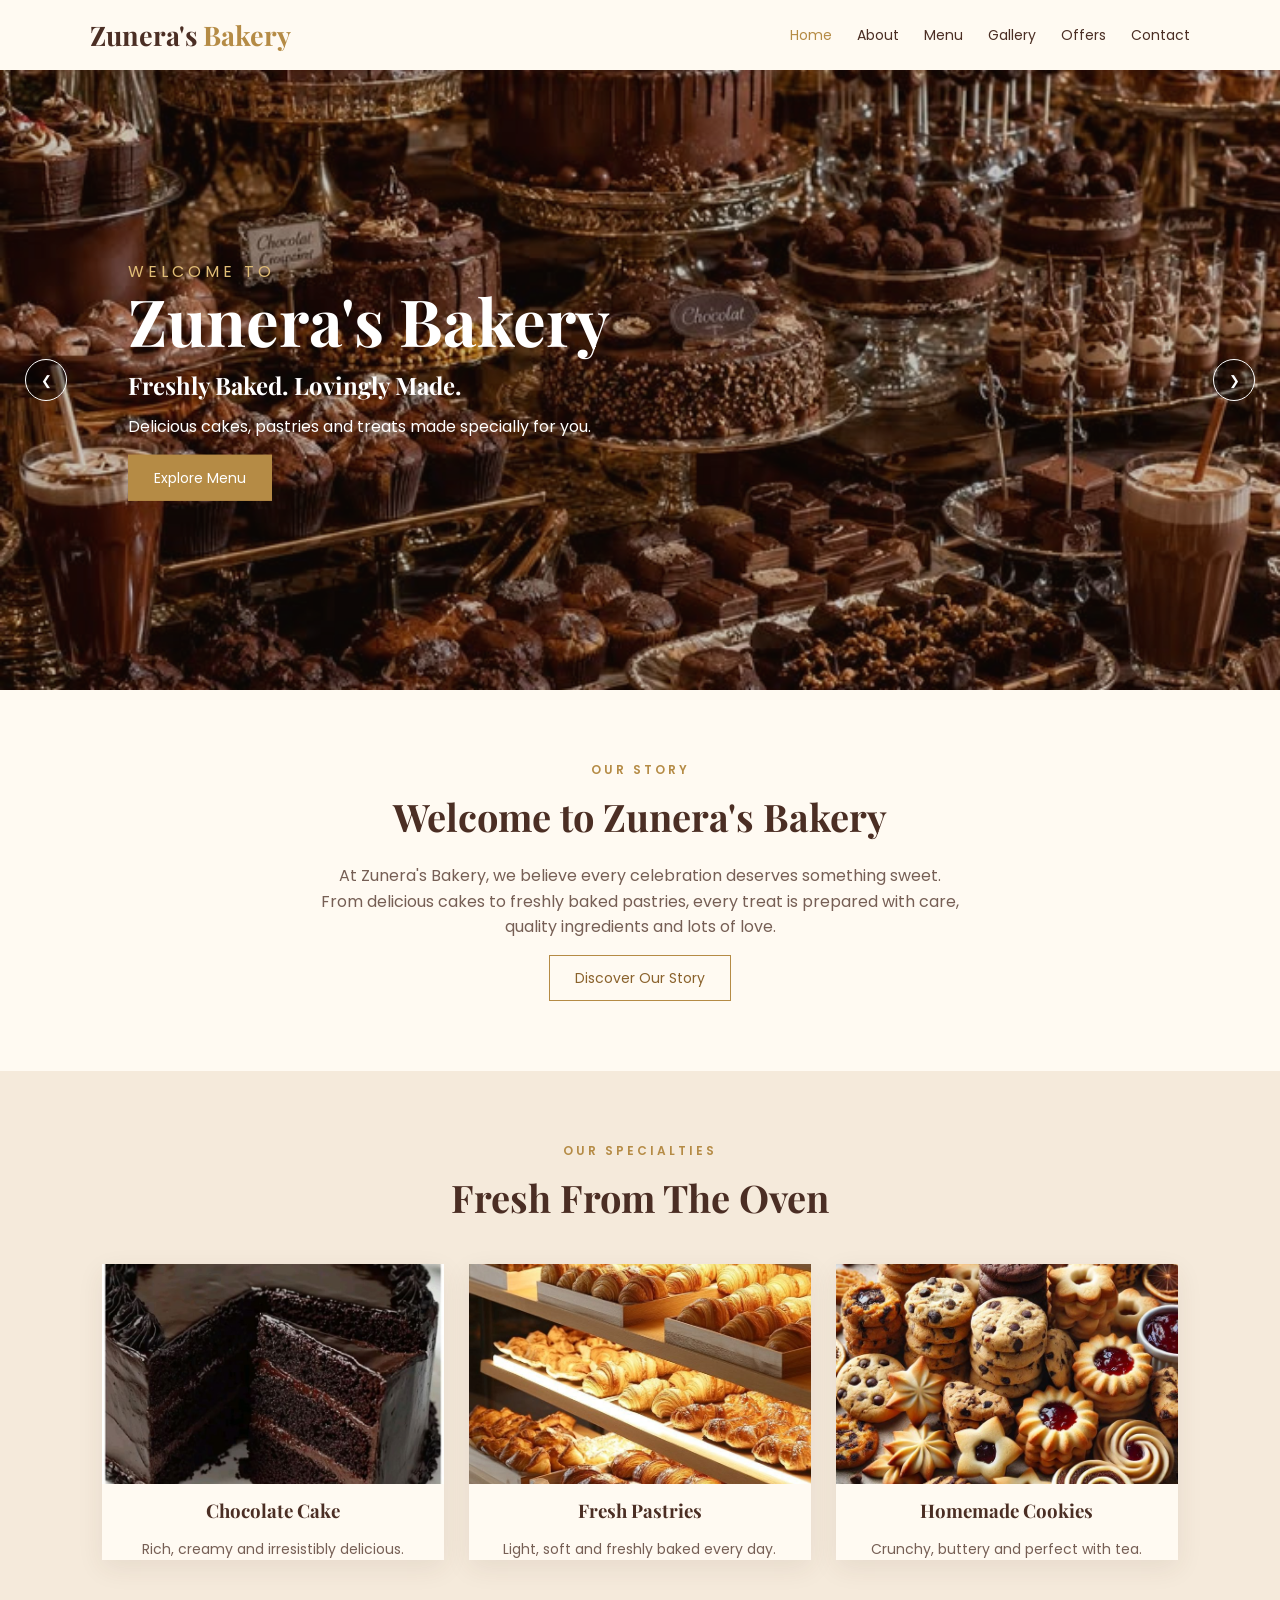
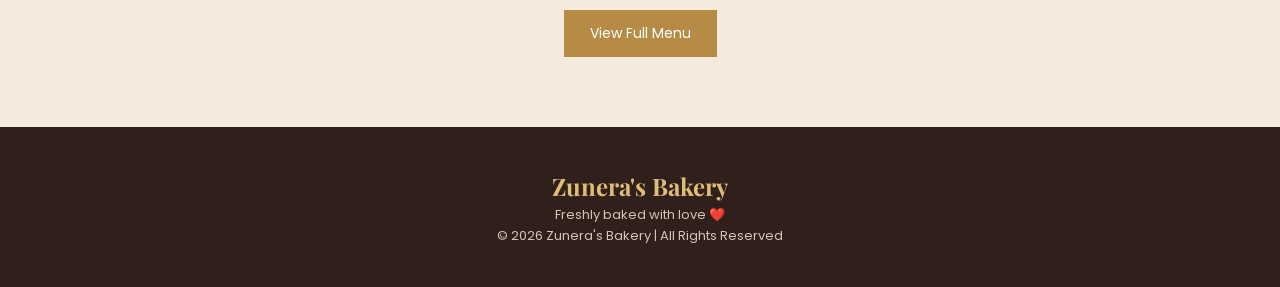
<file: Zunera's Bakery/index.html>
<!DOCTYPE html>
<html lang="en">
<head>
    <meta charset="UTF-8">
    <meta name="viewport" content="width=device-width, initial-scale=1.0">
    <title>Zunera's Bakery | Home</title>

    <!-- Elegant Google Font -->
    <link rel="preconnect" href="https://fonts.googleapis.com">
    <link rel="preconnect" href="https://fonts.gstatic.com" crossorigin>
    <link href="https://fonts.googleapis.com/css2?family=Playfair+Display:wght@500;600;700&family=Poppins:wght@300;400;500;600&display=swap" rel="stylesheet">

    <!-- CSS -->
    <link rel="stylesheet" href="style.css">
</head>

<body>

<!-- Navigation Bar -->
<header>
    <nav class="navbar">
        <div class="logo">Zunera's <span>Bakery</span></div>

        <ul class="nav-links">
            <li><a href="index.html" class="active">Home</a></li>
            <li><a href="about.html">About</a></li>
            <li><a href="menu.html">Menu</a></li>
            <li><a href="gallery.html">Gallery</a></li>
            <li><a href="offers.html">Offers</a></li>
            <li><a href="contact.html">Contact</a></li>
        </ul>
    </nav>
</header>


<!-- Hero / Image Slider -->
<section class="hero">

    <div class="slide active">
        <img src="images/cake.jpg" alt="Delicious Chocolate Cake">
        <div class="hero-text">
            <p>WELCOME TO</p>
            <h1>Zunera's Bakery</h1>
            <h2>Freshly Baked. Lovingly Made.</h2>
            <p>Delicious cakes, pastries and treats made specially for you.</p>
            <a href="menu.html" class="btn">Explore Menu</a>
        </div>
    </div>

    <div class="slide">
        <img src="images/pastry.jpg" alt="Fresh Bakery Pastries">
        <div class="hero-text">
            <p>BAKED WITH LOVE</p>
            <h1>Sweet Moments</h1>
            <h2>Made Extra Special</h2>
            <a href="menu.html" class="btn">View Our Menu</a>
        </div>
    </div>

    <div class="slide">
        <img src="images/bakery.jpg" alt="Elegant Bakery">
        <div class="hero-text">
            <p>YOUR HAPPY PLACE</p>
            <h1>A Taste of Happiness</h1>
            <h2>Every Bite Tells a Story</h2>
            <a href="contact.html" class="btn">Visit Us</a>
        </div>
    </div>

    <!-- Slider Buttons -->
    <button class="prev" onclick="changeSlide(-1)">❮</button>
    <button class="next" onclick="changeSlide(1)">❯</button>

</section>


<!-- Welcome Section -->
<section class="welcome">
    <p class="subtitle">OUR STORY</p>
    <h2>Welcome to Zunera's Bakery</h2>

    <p>
        At Zunera's Bakery, we believe every celebration deserves
        something sweet. From delicious cakes to freshly baked pastries,
        every treat is prepared with care, quality ingredients and lots of love.
    </p>

    <a href="about.html" class="outline-btn">Discover Our Story</a>
</section>


<!-- Featured Products -->
<section class="featured">

    <p class="subtitle">OUR SPECIALTIES</p>
    <h2>Fresh From The Oven</h2>

    <div class="product-container">

        <div class="product-card">
            <img src="images/chococake.jpg" alt="Chocolate Cake">
            <h3>Chocolate Cake</h3>
            <p>Rich, creamy and irresistibly delicious.</p>
        </div>

        <div class="product-card">
            <img src="images/pastry.jpg" alt="Fresh Pastry">
            <h3>Fresh Pastries</h3>
            <p>Light, soft and freshly baked every day.</p>
        </div>

        <div class="product-card">
            <img src="images/cookies.jpg" alt="Cookies">
            <h3>Homemade Cookies</h3>
            <p>Crunchy, buttery and perfect with tea.</p>
        </div>

    </div>

    <a href="menu.html" class="btn dark-btn">View Full Menu</a>

</section>


<!-- Footer -->
<footer>
    <h2>Zunera's Bakery</h2>
    <p>Freshly baked with love ❤️</p>
    <p>© 2026 Zunera's Bakery | All Rights Reserved</p>
</footer>


<!-- JavaScript -->
<script src="script.js"></script>

</body>
</html>
</file>
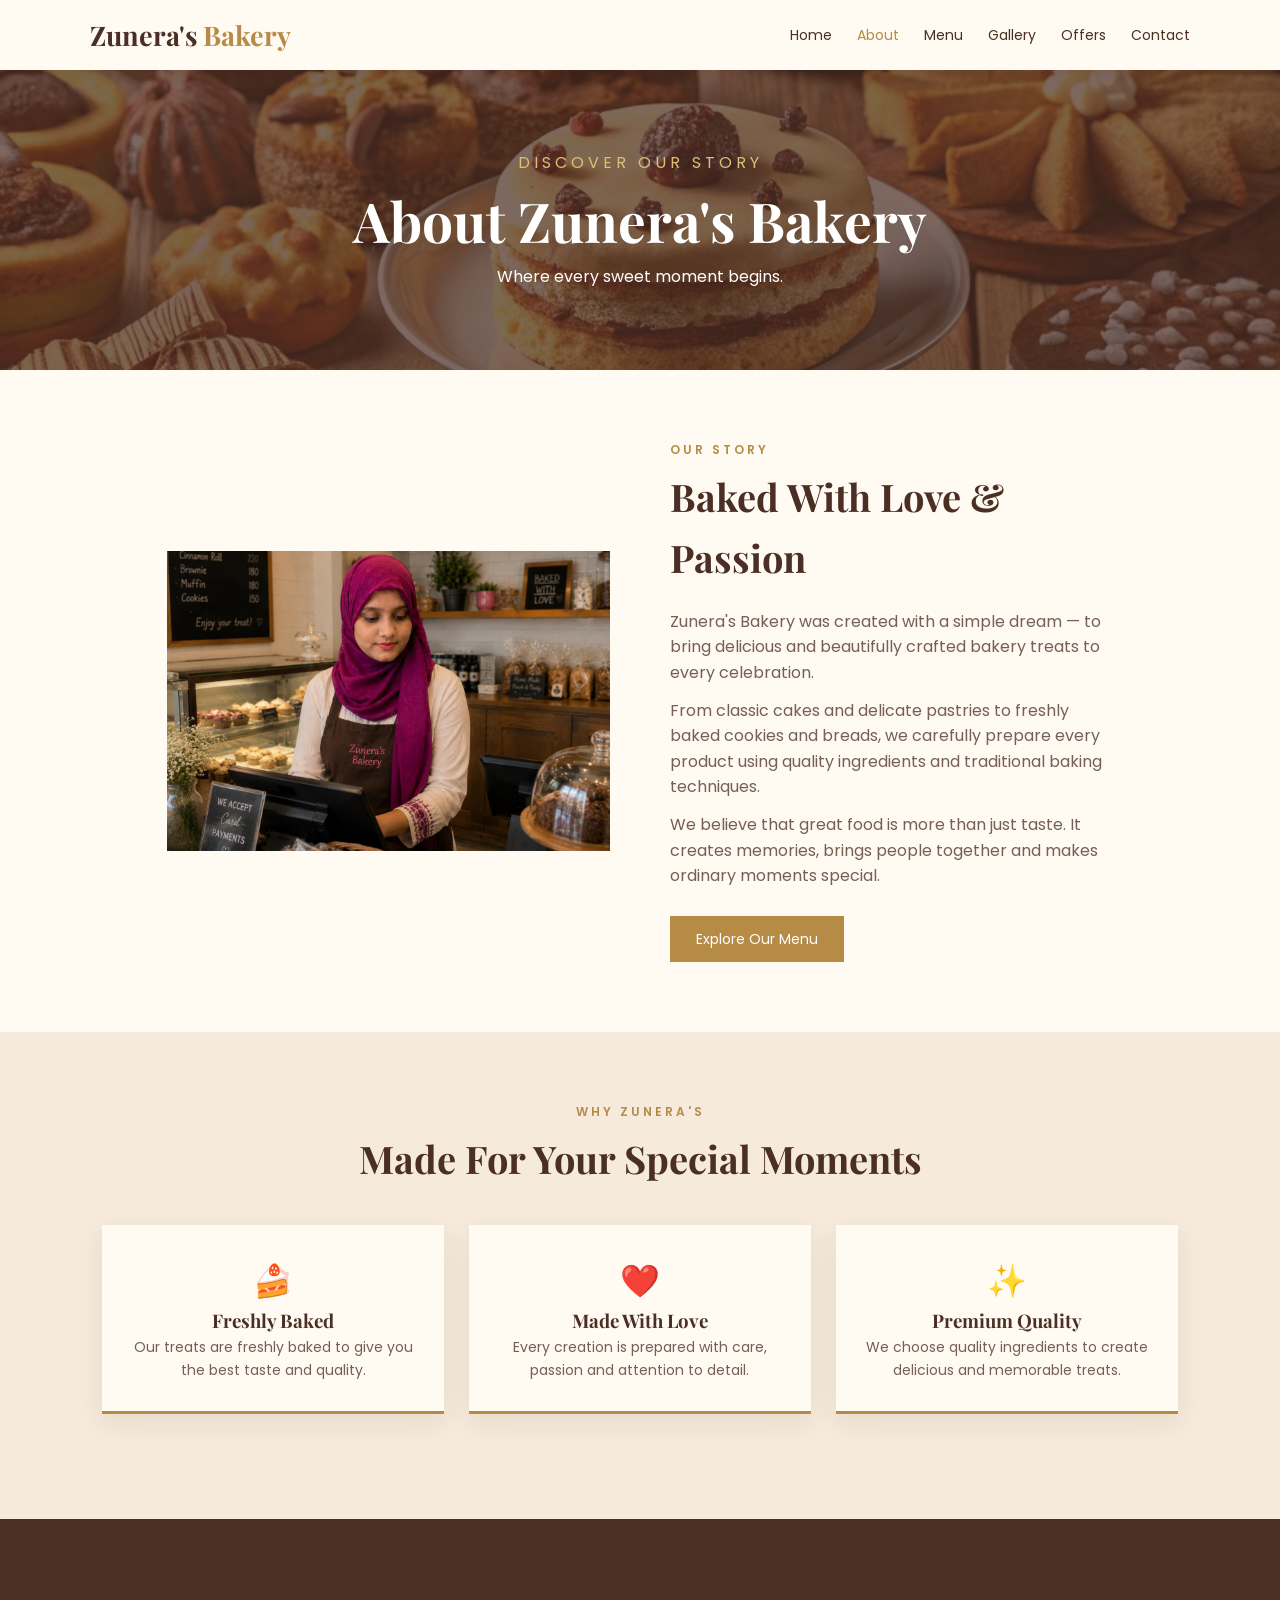
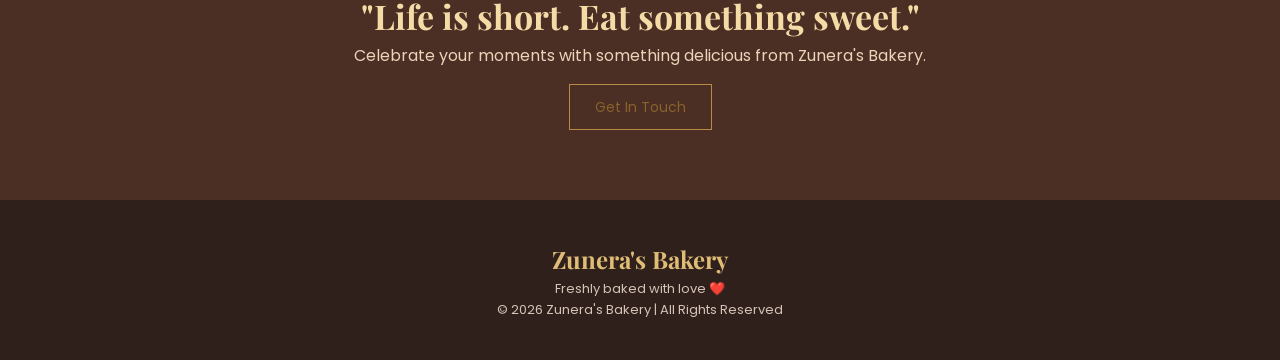
<file: Zunera's Bakery/about.html>
<!DOCTYPE html>
<html lang="en">
<head>
    <meta charset="UTF-8">
    <meta name="viewport" content="width=device-width, initial-scale=1.0">

    <title>About Us | Zunera's Bakery</title>

    <!-- Google Fonts -->
    <link rel="preconnect" href="https://fonts.googleapis.com">
    <link rel="preconnect" href="https://fonts.gstatic.com" crossorigin>
    <link href="https://fonts.googleapis.com/css2?family=Playfair+Display:wght@500;600;700&family=Poppins:wght@300;400;500;600&display=swap" rel="stylesheet">

    <!-- CSS -->
    <link rel="stylesheet" href="style.css">
</head>

<body>

<!-- Navigation Bar -->
<header>
    <nav class="navbar">

        <div class="logo">
            Zunera's <span>Bakery</span>
        </div>

        <ul class="nav-links">
            <li><a href="index.html">Home</a></li>
            <li><a href="about.html" class="active">About</a></li>
            <li><a href="menu.html">Menu</a></li>
            <li><a href="gallery.html">Gallery</a></li>
            <li><a href="offers.html">Offers</a></li>
            <li><a href="contact.html">Contact</a></li>
        </ul>

    </nav>
</header>


<!-- Page Banner -->
<section class="page-banner">

    <div>
        <p>DISCOVER OUR STORY</p>
        <h1>About Zunera's Bakery</h1>
        <span>Where every sweet moment begins.</span>
    </div>

</section>


<!-- About Section -->
<section class="about-section">

    <div class="about-image">
        <img src="images/about.jpeg" alt="Zunera's Bakery">
    </div>

    <div class="about-content">

        <p class="subtitle">OUR STORY</p>

        <h2>Baked With Love & Passion</h2>

        <p>
            Zunera's Bakery was created with a simple dream —
            to bring delicious and beautifully crafted bakery treats
            to every celebration.
        </p>

        <p>
            From classic cakes and delicate pastries to freshly baked
            cookies and breads, we carefully prepare every product
            using quality ingredients and traditional baking techniques.
        </p>

        <p>
            We believe that great food is more than just taste.
            It creates memories, brings people together and makes
            ordinary moments special.
        </p>

        <a href="menu.html" class="btn">Explore Our Menu</a>

    </div>

</section>


<!-- Why Choose Us -->
<section class="why-us">

    <p class="subtitle">WHY ZUNERA'S</p>

    <h2>Made For Your Special Moments</h2>

    <div class="features">

        <div class="feature-card">
            <div class="icon">🍰</div>
            <h3>Freshly Baked</h3>
            <p>
                Our treats are freshly baked to give you
                the best taste and quality.
            </p>
        </div>

        <div class="feature-card">
            <div class="icon">❤️</div>
            <h3>Made With Love</h3>
            <p>
                Every creation is prepared with care,
                passion and attention to detail.
            </p>
        </div>

        <div class="feature-card">
            <div class="icon">✨</div>
            <h3>Premium Quality</h3>
            <p>
                We choose quality ingredients to create
                delicious and memorable treats.
            </p>
        </div>

    </div>

</section>


<!-- Quote Section -->
<section class="quote">

    <h2>"Life is short. Eat something sweet."</h2>

    <p>
        Celebrate your moments with something delicious
        from Zunera's Bakery.
    </p>

    <a href="contact.html" class="outline-btn">Get In Touch</a>

</section>


<!-- Footer -->
<footer>

    <h2>Zunera's Bakery</h2>

    <p>Freshly baked with love ❤️</p>

    <p>
        © 2026 Zunera's Bakery | All Rights Reserved
    </p>

</footer>

</body>
</html>
</file>
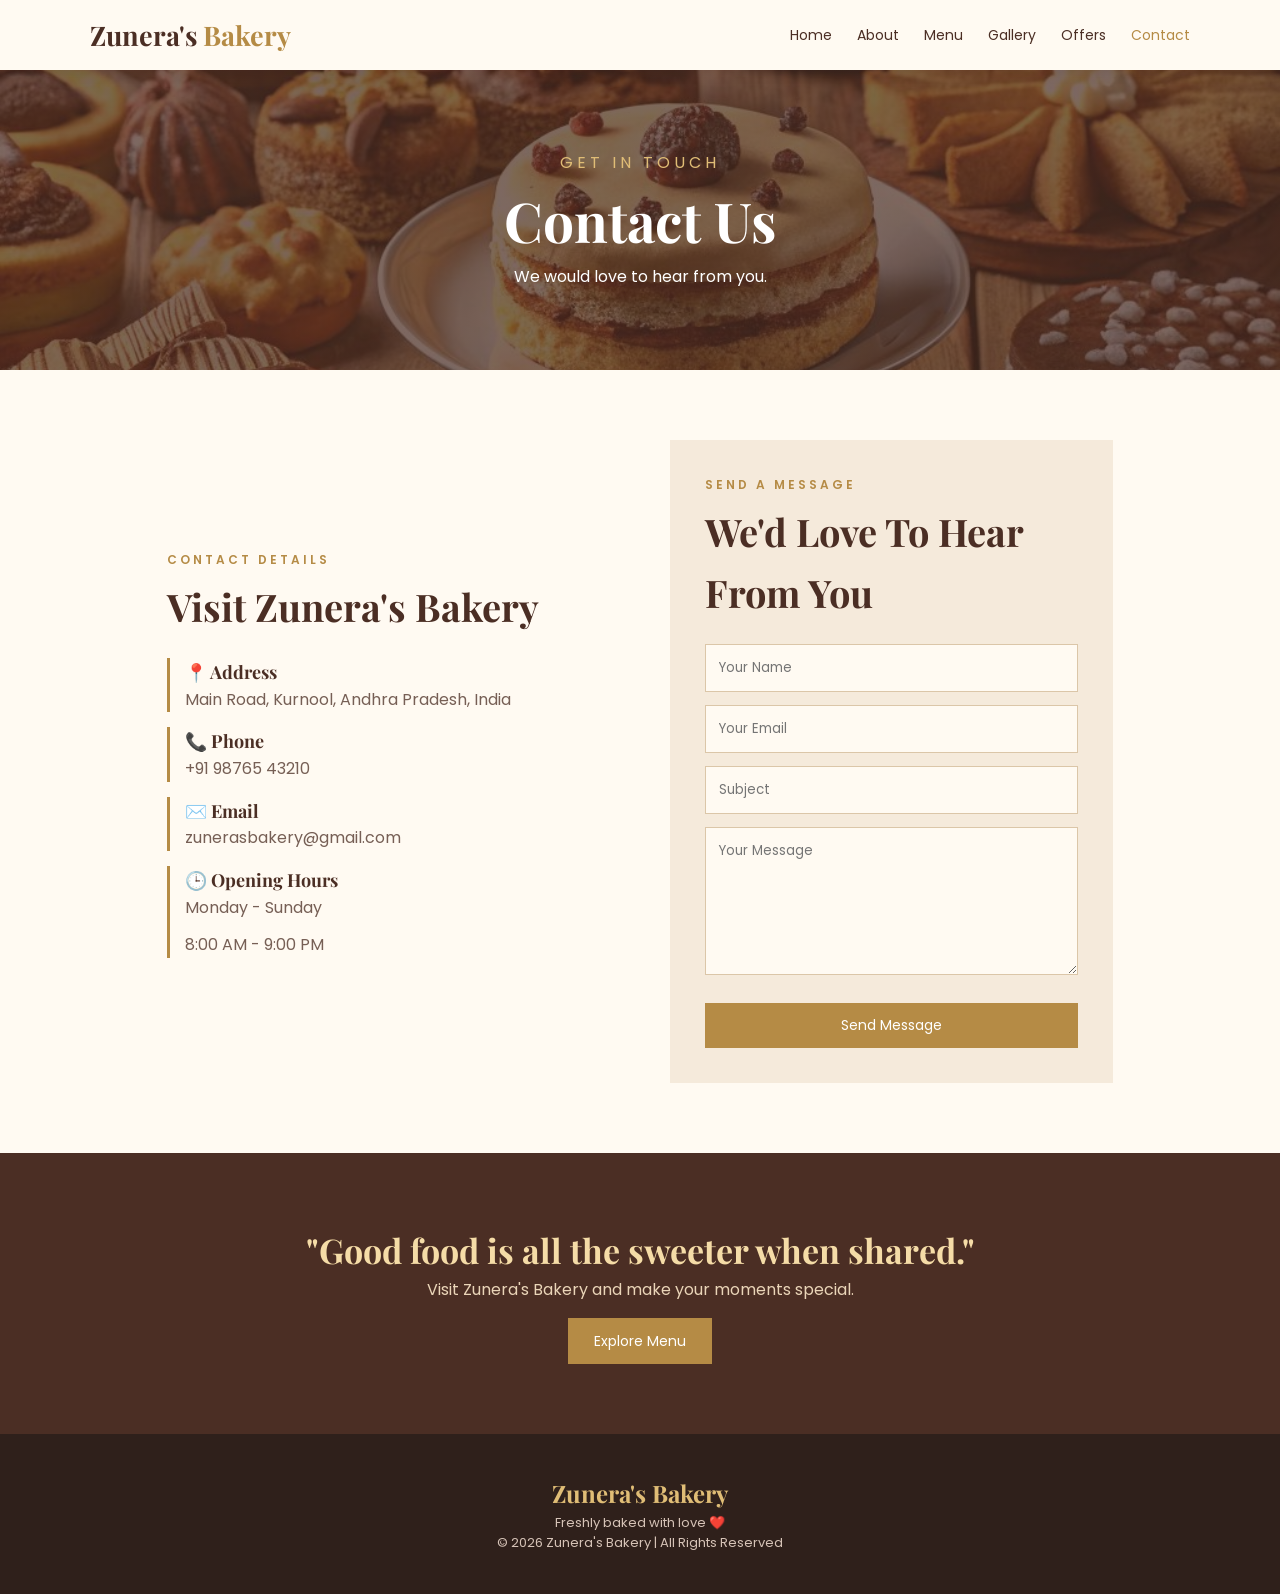
<file: Zunera's Bakery/contact.html>
<!DOCTYPE html>
<html lang="en">
<head>
    <meta charset="UTF-8">
    <meta name="viewport" content="width=device-width, initial-scale=1.0">

    <title>Contact Us | Zunera's Bakery</title>

    <!-- Google Fonts -->
    <link rel="preconnect" href="https://fonts.googleapis.com">
    <link rel="preconnect" href="https://fonts.gstatic.com" crossorigin>
    <link href="https://fonts.googleapis.com/css2?family=Playfair+Display:wght@500;600;700&family=Poppins:wght@300;400;500;600&display=swap" rel="stylesheet">

    <!-- CSS -->
    <link rel="stylesheet" href="style.css">
</head>

<body>

<!-- Navigation Bar -->
<header>
    <nav class="navbar">

        <div class="logo">
            Zunera's <span>Bakery</span>
        </div>

        <ul class="nav-links">
            <li><a href="index.html">Home</a></li>
            <li><a href="about.html">About</a></li>
            <li><a href="menu.html">Menu</a></li>
            <li><a href="gallery.html">Gallery</a></li>
            <li><a href="offers.html">Offers</a></li>
            <li><a href="contact.html" class="active">Contact</a></li>
        </ul>

    </nav>
</header>


<!-- Page Banner -->
<section class="page-banner">

    <div>
        <p>GET IN TOUCH</p>
        <h1>Contact Us</h1>
        <span>We would love to hear from you.</span>
    </div>

</section>


<!-- Contact Section -->
<section class="contact-section">

    <!-- Contact Information -->
    <div class="contact-info">

        <p class="subtitle">CONTACT DETAILS</p>

        <h2>Visit Zunera's Bakery</h2>

        <div class="info-box">
            <h3>📍 Address</h3>
            <p>Main Road, Kurnool, Andhra Pradesh, India</p>
        </div>

        <div class="info-box">
            <h3>📞 Phone</h3>
            <p>+91 98765 43210</p>
        </div>

        <div class="info-box">
            <h3>✉️ Email</h3>
            <p>zunerasbakery@gmail.com</p>
        </div>

        <div class="info-box">
            <h3>🕒 Opening Hours</h3>
            <p>Monday - Sunday</p>
            <p>8:00 AM - 9:00 PM</p>
        </div>

    </div>


    <!-- Contact Form -->
    <div class="contact-form">

        <p class="subtitle">SEND A MESSAGE</p>

        <h2>We'd Love To Hear From You</h2>

        <form>

            <input type="text" placeholder="Your Name" required>

            <input type="email" placeholder="Your Email" required>

            <input type="text" placeholder="Subject">

            <textarea rows="6" placeholder="Your Message"></textarea>

            <button type="submit" class="btn">
                Send Message
            </button>

        </form>

    </div>

</section>


<!-- Quote Section -->
<section class="quote">

    <h2>"Good food is all the sweeter when shared."</h2>

    <p>
        Visit Zunera's Bakery and make your moments special.
    </p>

    <a href="menu.html" class="btn">Explore Menu</a>

</section>


<!-- Footer -->
<footer>

    <h2>Zunera's Bakery</h2>

    <p>Freshly baked with love ❤️</p>

    <p>© 2026 Zunera's Bakery | All Rights Reserved</p>

</footer>

</body>
</html>
</file>
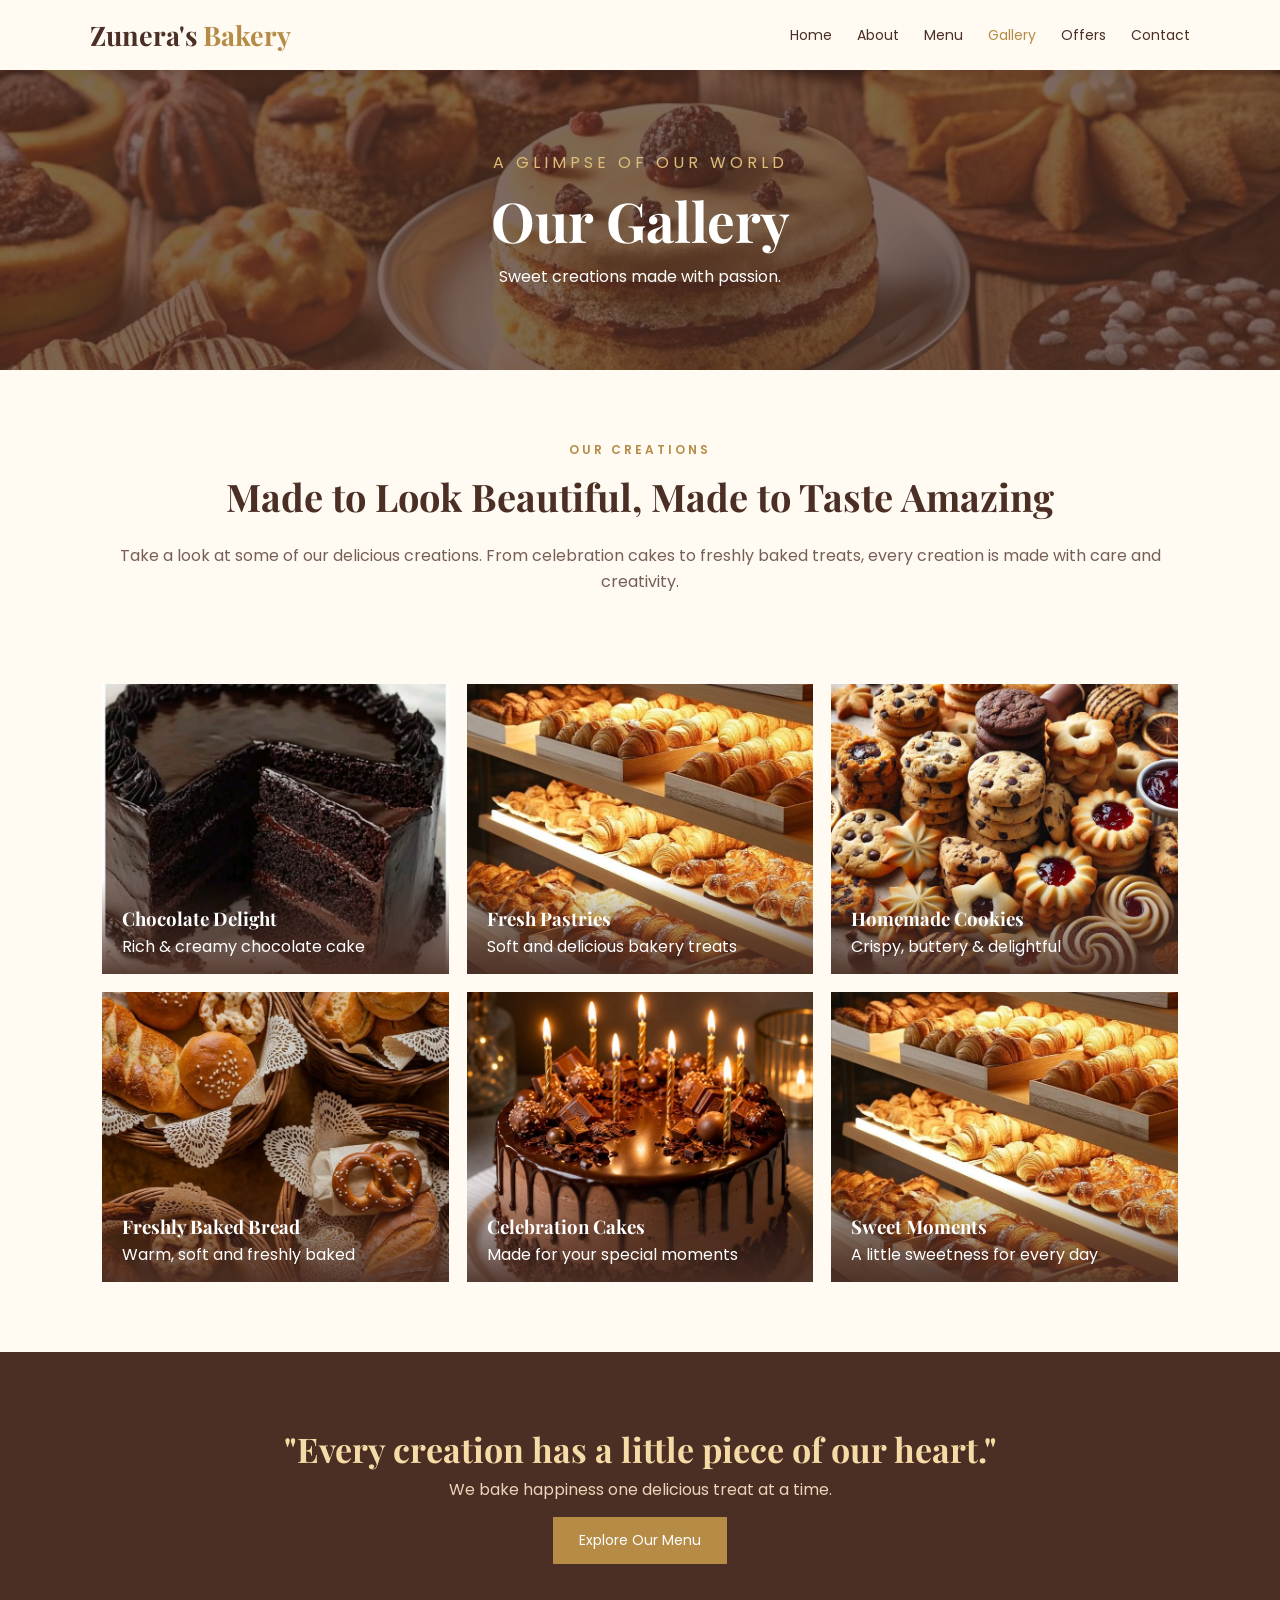
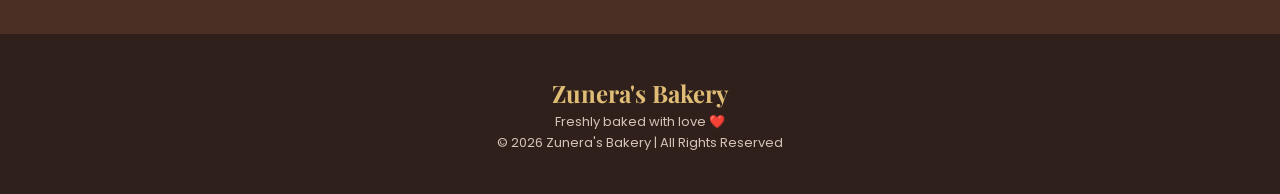
<file: Zunera's Bakery/gallery.html>
<!DOCTYPE html>
<html lang="en">
<head>
    <meta charset="UTF-8">
    <meta name="viewport" content="width=device-width, initial-scale=1.0">

    <title>Gallery | Zunera's Bakery</title>

    <!-- Google Fonts -->
    <link rel="preconnect" href="https://fonts.googleapis.com">
    <link rel="preconnect" href="https://fonts.gstatic.com" crossorigin>
    <link href="https://fonts.googleapis.com/css2?family=Playfair+Display:wght@500;600;700&family=Poppins:wght@300;400;500;600&display=swap" rel="stylesheet">

    <!-- CSS -->
    <link rel="stylesheet" href="style.css">
</head>

<body>

<!-- Navigation Bar -->
<header>
    <nav class="navbar">

        <div class="logo">
            Zunera's <span>Bakery</span>
        </div>

        <ul class="nav-links">
            <li><a href="index.html">Home</a></li>
            <li><a href="about.html">About</a></li>
            <li><a href="menu.html">Menu</a></li>
            <li><a href="gallery.html" class="active">Gallery</a></li>
            <li><a href="offers.html">Offers</a></li>
            <li><a href="contact.html">Contact</a></li>
        </ul>

    </nav>
</header>


<!-- Page Banner -->
<section class="page-banner">

    <div>
        <p>A GLIMPSE OF OUR WORLD</p>
        <h1>Our Gallery</h1>
        <span>Sweet creations made with passion.</span>
    </div>

</section>


<!-- Gallery Introduction -->
<section class="gallery-intro">

    <p class="subtitle">OUR CREATIONS</p>

    <h2>Made to Look Beautiful, Made to Taste Amazing</h2>

    <p>
        Take a look at some of our delicious creations.
        From celebration cakes to freshly baked treats,
        every creation is made with care and creativity.
    </p>

</section>


<!-- Gallery -->
<section class="gallery">

    <div class="gallery-item">
        <img src="images/chococake.jpg" alt="Beautiful Chocolate Cake">
        <div class="gallery-caption">
            <h3>Chocolate Delight</h3>
            <p>Rich & creamy chocolate cake</p>
        </div>
    </div>


    <div class="gallery-item">
        <img src="images/pastry.jpg" alt="Fresh Pastries">
        <div class="gallery-caption">
            <h3>Fresh Pastries</h3>
            <p>Soft and delicious bakery treats</p>
        </div>
    </div>


    <div class="gallery-item">
        <img src="images/cookies.jpg" alt="Homemade Cookies">
        <div class="gallery-caption">
            <h3>Homemade Cookies</h3>
            <p>Crispy, buttery & delightful</p>
        </div>
    </div>


    <div class="gallery-item">
        <img src="images/breads.jpg" alt="Freshly Baked Bread">
        <div class="gallery-caption">
            <h3>Freshly Baked Bread</h3>
            <p>Warm, soft and freshly baked</p>
        </div>
    </div>


    <div class="gallery-item">
        <img src="images/celebcake.jpg" alt="Celebration Cake">
        <div class="gallery-caption">
            <h3>Celebration Cakes</h3>
            <p>Made for your special moments</p>
        </div>
    </div>


    <div class="gallery-item">
        <img src="images/pastry.jpg" alt="Special Bakery Pastry">
        <div class="gallery-caption">
            <h3>Sweet Moments</h3>
            <p>A little sweetness for every day</p>
        </div>
    </div>

</section>


<!-- Gallery Quote -->
<section class="quote">

    <h2>"Every creation has a little piece of our heart."</h2>

    <p>
        We bake happiness one delicious treat at a time.
    </p>

    <a href="menu.html" class="btn">Explore Our Menu</a>

</section>


<!-- Footer -->
<footer>

    <h2>Zunera's Bakery</h2>

    <p>Freshly baked with love ❤️</p>

    <p>© 2026 Zunera's Bakery | All Rights Reserved</p>

</footer>

</body>
</html>
</file>
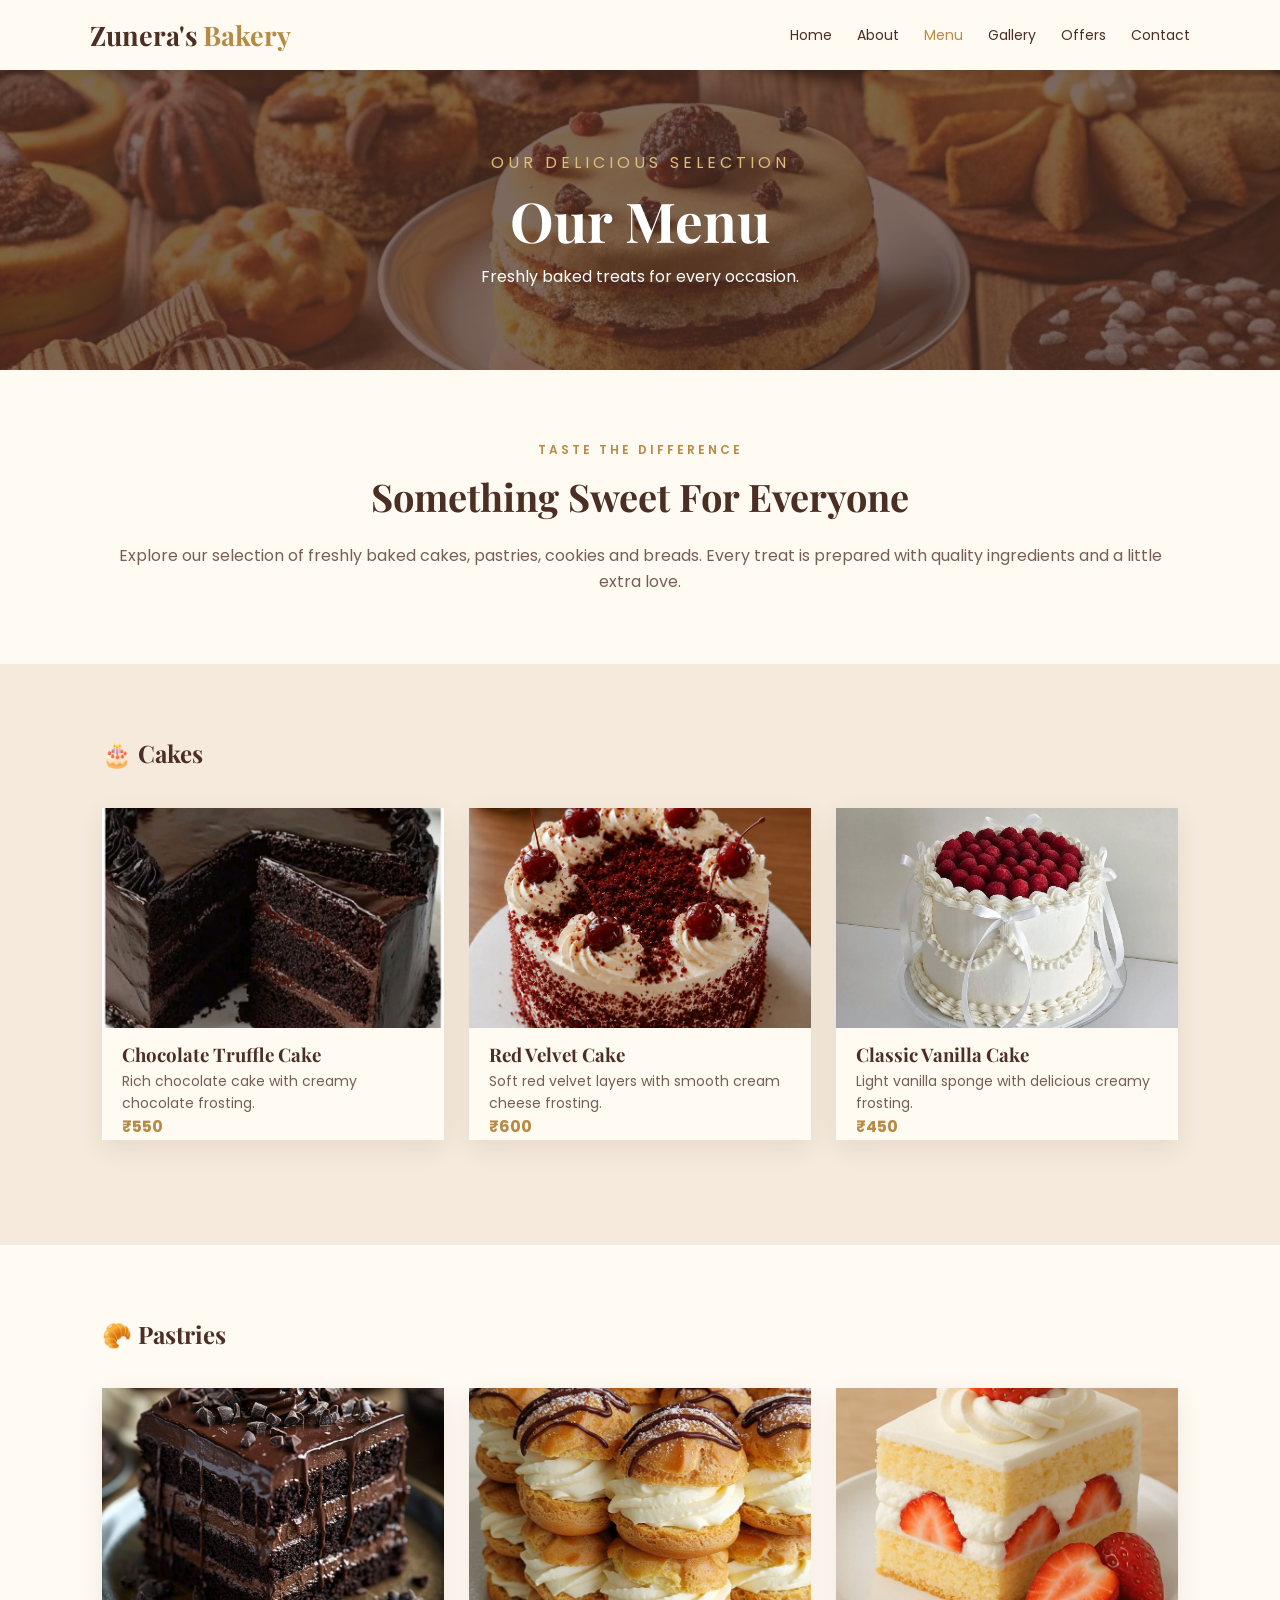
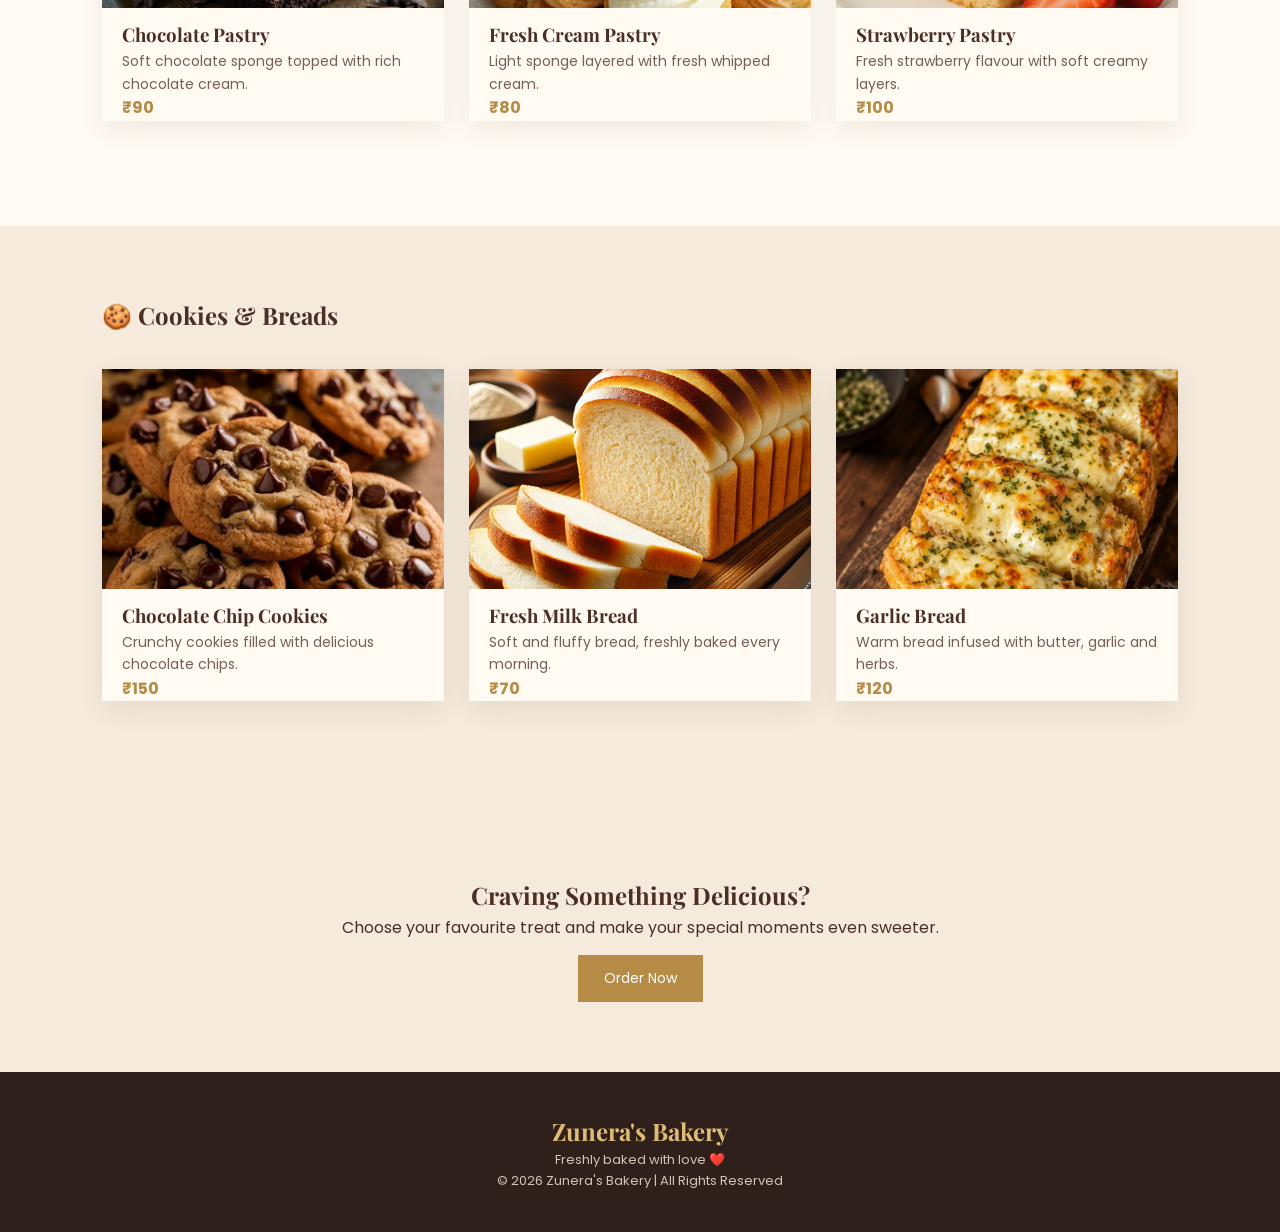
<file: Zunera's Bakery/menu.html>
<!DOCTYPE html>
<html lang="en">
<head>
    <meta charset="UTF-8">
    <meta name="viewport" content="width=device-width, initial-scale=1.0">

    <title>Menu | Zunera's Bakery</title>

    <!-- Google Fonts -->
    <link rel="preconnect" href="https://fonts.googleapis.com">
    <link rel="preconnect" href="https://fonts.gstatic.com" crossorigin>
    <link href="https://fonts.googleapis.com/css2?family=Playfair+Display:wght@500;600;700&family=Poppins:wght@300;400;500;600&display=swap" rel="stylesheet">

    <!-- CSS -->
    <link rel="stylesheet" href="style.css">
</head>

<body>

<!-- Navigation Bar -->
<header>
    <nav class="navbar">

        <div class="logo">
            Zunera's <span>Bakery</span>
        </div>

        <ul class="nav-links">
            <li><a href="index.html">Home</a></li>
            <li><a href="about.html">About</a></li>
            <li><a href="menu.html" class="active">Menu</a></li>
            <li><a href="gallery.html">Gallery</a></li>
            <li><a href="offers.html">Offers</a></li>
            <li><a href="contact.html">Contact</a></li>
        </ul>

    </nav>
</header>


<!-- Page Banner -->
<section class="page-banner">

    <div>
        <p>OUR DELICIOUS SELECTION</p>
        <h1>Our Menu</h1>
        <span>Freshly baked treats for every occasion.</span>
    </div>

</section>


<!-- Menu Introduction -->
<section class="menu-intro">

    <p class="subtitle">TASTE THE DIFFERENCE</p>

    <h2>Something Sweet For Everyone</h2>

    <p>
        Explore our selection of freshly baked cakes, pastries,
        cookies and breads. Every treat is prepared with quality
        ingredients and a little extra love.
    </p>

</section>


<!-- Cakes -->
<section class="menu-section">

    <h2>🎂 Cakes</h2>

    <div class="menu-container">

        <div class="menu-card">
            <img src="images/chococake.jpg" alt="Chocolate Cake">
            <div class="menu-info">
                <h3>Chocolate Truffle Cake</h3>
                <p>Rich chocolate cake with creamy chocolate frosting.</p>
                <strong>₹550</strong>
            </div>
        </div>

        <div class="menu-card">
            <img src="images/rvcake.jpg" alt="Red Velvet Cake">
            <div class="menu-info">
                <h3>Red Velvet Cake</h3>
                <p>Soft red velvet layers with smooth cream cheese frosting.</p>
                <strong>₹600</strong>
            </div>
        </div>

        <div class="menu-card">
            <img src="images/vanillacake.jpg" alt="Vanilla Cake">
            <div class="menu-info">
                <h3>Classic Vanilla Cake</h3>
                <p>Light vanilla sponge with delicious creamy frosting.</p>
                <strong>₹450</strong>
            </div>
        </div>

    </div>

</section>


<!-- Pastries -->
<section class="menu-section">

    <h2>🥐 Pastries</h2>

    <div class="menu-container">

        <div class="menu-card">
            <img src="images/chocopastry.jpg" alt="Chocolate Pastry">
            <div class="menu-info">
                <h3>Chocolate Pastry</h3>
                <p>Soft chocolate sponge topped with rich chocolate cream.</p>
                <strong>₹90</strong>
            </div>
        </div>

        <div class="menu-card">
            <img src="images/creampastry.jpg" alt="Cream Pastry">
            <div class="menu-info">
                <h3>Fresh Cream Pastry</h3>
                <p>Light sponge layered with fresh whipped cream.</p>
                <strong>₹80</strong>
            </div>
        </div>

        <div class="menu-card">
            <img src="images/strawberrypastry.jpg" alt="Strawberry Pastry">
            <div class="menu-info">
                <h3>Strawberry Pastry</h3>
                <p>Fresh strawberry flavour with soft creamy layers.</p>
                <strong>₹100</strong>
            </div>
        </div>

    </div>

</section>


<!-- Cookies & Breads -->
<section class="menu-section">

    <h2>🍪 Cookies & Breads</h2>

    <div class="menu-container">

        <div class="menu-card">
            <img src="images/chococookies.jpg" alt="Chocolate Chip Cookies">
            <div class="menu-info">
                <h3>Chocolate Chip Cookies</h3>
                <p>Crunchy cookies filled with delicious chocolate chips.</p>
                <strong>₹150</strong>
            </div>
        </div>

        <div class="menu-card">
            <img src="images/bread.jpg" alt="Fresh Bread">
            <div class="menu-info">
                <h3>Fresh Milk Bread</h3>
                <p>Soft and fluffy bread, freshly baked every morning.</p>
                <strong>₹70</strong>
            </div>
        </div>

        <div class="menu-card">
            <img src="images/garlicbread.jpg" alt="Garlic Bread">
            <div class="menu-info">
                <h3>Garlic Bread</h3>
                <p>Warm bread infused with butter, garlic and herbs.</p>
                <strong>₹120</strong>
            </div>
        </div>

    </div>

</section>


<!-- Order Section -->
<section class="order-banner">

    <h2>Craving Something Delicious?</h2>

    <p>
        Choose your favourite treat and make your
        special moments even sweeter.
    </p>

    <a href="contact.html" class="btn">Order Now</a>

</section>


<!-- Footer -->
<footer>

    <h2>Zunera's Bakery</h2>

    <p>Freshly baked with love ❤️</p>

    <p>© 2026 Zunera's Bakery | All Rights Reserved</p>

</footer>

</body>
</html>
</file>
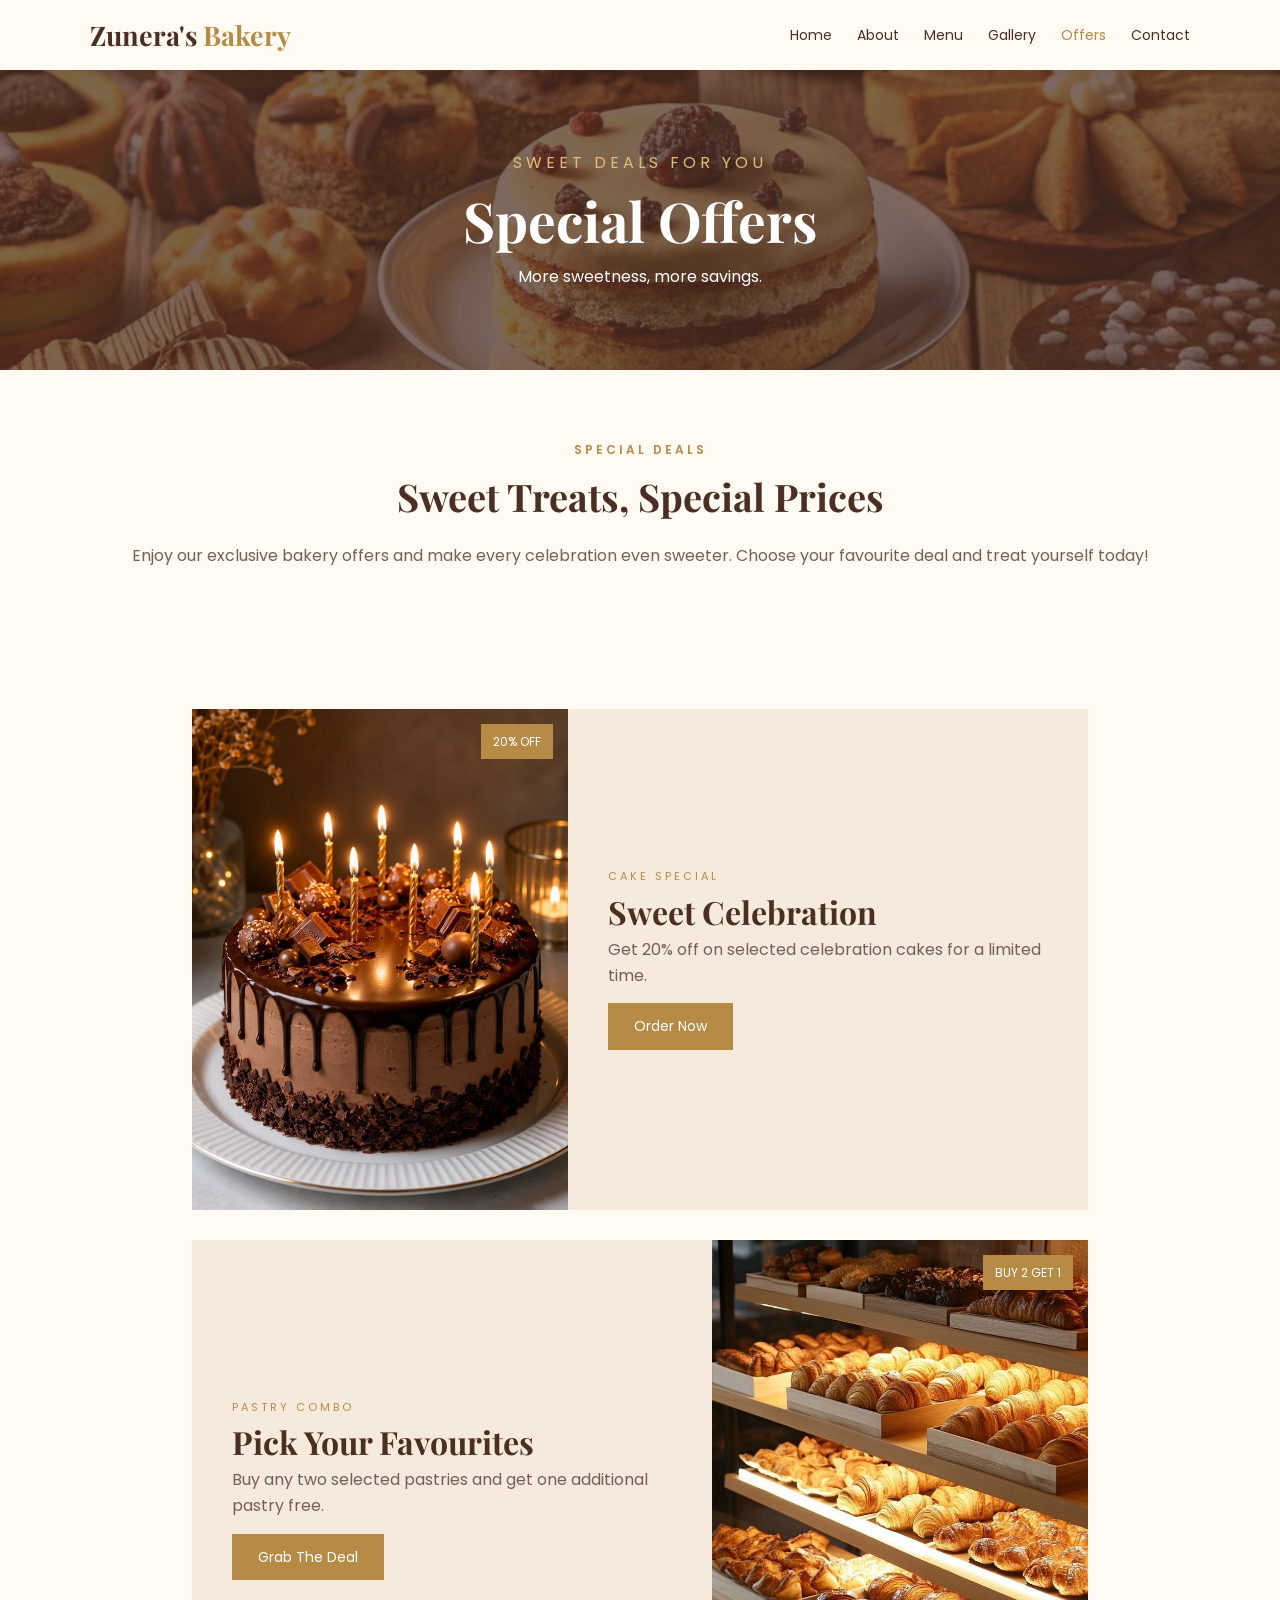
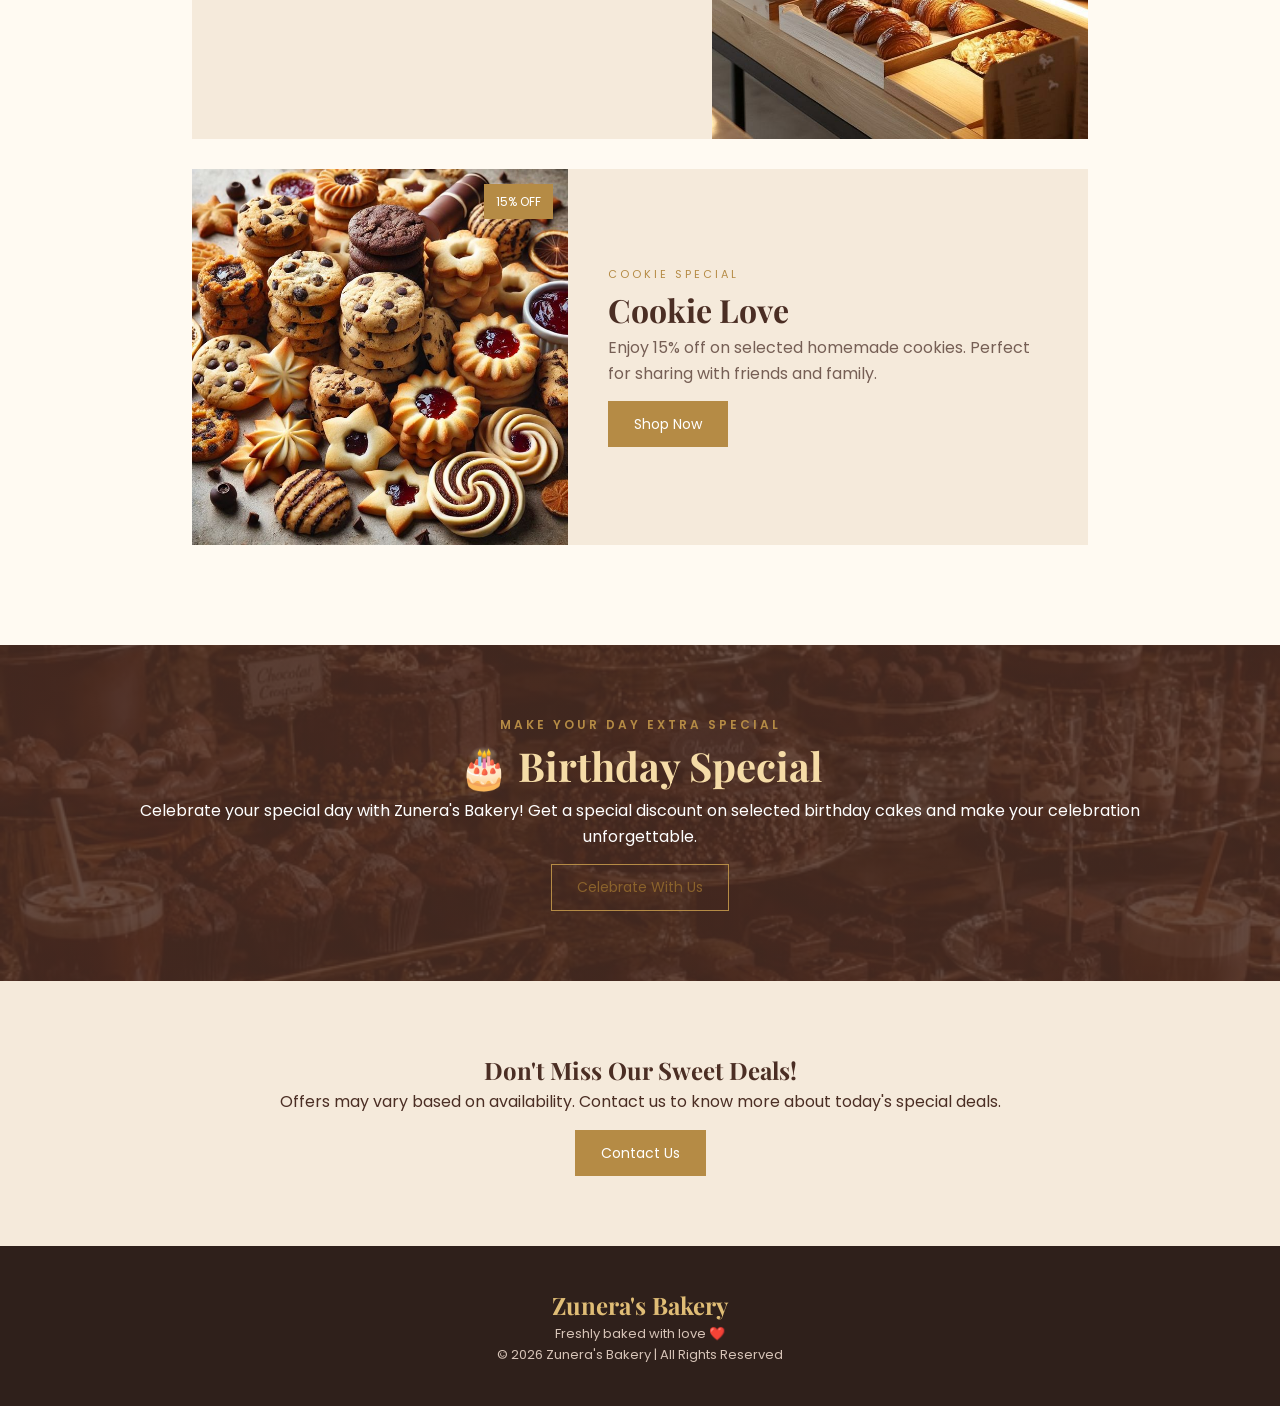
<file: Zunera's Bakery/offers.html>
<!DOCTYPE html>
<html lang="en">
<head>
    <meta charset="UTF-8">
    <meta name="viewport" content="width=device-width, initial-scale=1.0">

    <title>Offers | Zunera's Bakery</title>

    <!-- Google Fonts -->
    <link rel="preconnect" href="https://fonts.googleapis.com">
    <link rel="preconnect" href="https://fonts.gstatic.com" crossorigin>
    <link href="https://fonts.googleapis.com/css2?family=Playfair+Display:wght@500;600;700&family=Poppins:wght@300;400;500;600&display=swap" rel="stylesheet">

    <!-- CSS -->
    <link rel="stylesheet" href="style.css">
</head>

<body>

<!-- Navigation Bar -->
<header>
    <nav class="navbar">

        <div class="logo">
            Zunera's <span>Bakery</span>
        </div>

        <ul class="nav-links">
            <li><a href="index.html">Home</a></li>
            <li><a href="about.html">About</a></li>
            <li><a href="menu.html">Menu</a></li>
            <li><a href="gallery.html">Gallery</a></li>
            <li><a href="offers.html" class="active">Offers</a></li>
            <li><a href="contact.html">Contact</a></li>
        </ul>

    </nav>
</header>


<!-- Page Banner -->
<section class="page-banner">

    <div>
        <p>SWEET DEALS FOR YOU</p>
        <h1>Special Offers</h1>
        <span>More sweetness, more savings.</span>
    </div>

</section>


<!-- Offers Introduction -->
<section class="offers-intro">

    <p class="subtitle">SPECIAL DEALS</p>

    <h2>Sweet Treats, Special Prices</h2>

    <p>
        Enjoy our exclusive bakery offers and make every
        celebration even sweeter. Choose your favourite
        deal and treat yourself today!
    </p>

</section>


<!-- Offers -->
<section class="offers">

    <!-- Offer 1 -->
    <div class="offer-card">

        <div class="offer-image">
            <img src="images/celebcake.jpg" alt="Special Cake Offer">
            <span class="discount">20% OFF</span>
        </div>

        <div class="offer-content">
            <p class="offer-label">CAKE SPECIAL</p>

            <h2>Sweet Celebration</h2>

            <p>
                Get 20% off on selected celebration cakes
                for a limited time.
            </p>

            <a href="contact.html" class="btn">Order Now</a>
        </div>

    </div>


    <!-- Offer 2 -->
    <div class="offer-card">

        <div class="offer-image">
            <img src="images/pastry.jpg" alt="Pastry Combo Offer">
            <span class="discount">BUY 2 GET 1</span>
        </div>

        <div class="offer-content">
            <p class="offer-label">PASTRY COMBO</p>

            <h2>Pick Your Favourites</h2>

            <p>
                Buy any two selected pastries and get
                one additional pastry free.
            </p>

            <a href="contact.html" class="btn">Grab The Deal</a>
        </div>

    </div>


    <!-- Offer 3 -->
    <div class="offer-card">

        <div class="offer-image">
            <img src="images/cookies.jpg" alt="Cookie Offer">
            <span class="discount">15% OFF</span>
        </div>

        <div class="offer-content">
            <p class="offer-label">COOKIE SPECIAL</p>

            <h2>Cookie Love</h2>

            <p>
                Enjoy 15% off on selected homemade cookies.
                Perfect for sharing with friends and family.
            </p>

            <a href="contact.html" class="btn">Shop Now</a>
        </div>

    </div>

</section>


<!-- Birthday Offer -->
<section class="birthday-offer">

    <div class="birthday-content">

        <p class="subtitle">MAKE YOUR DAY EXTRA SPECIAL</p>

        <h2>🎂 Birthday Special</h2>

        <p>
            Celebrate your special day with Zunera's Bakery!
            Get a special discount on selected birthday cakes
            and make your celebration unforgettable.
        </p>

        <a href="contact.html" class="outline-btn">
            Celebrate With Us
        </a>

    </div>

</section>


<!-- Offer Note -->
<section class="offer-note">

    <h2>Don't Miss Our Sweet Deals!</h2>

    <p>
        Offers may vary based on availability.
        Contact us to know more about today's special deals.
    </p>

    <a href="contact.html" class="btn dark-btn">Contact Us</a>

</section>


<!-- Footer -->
<footer>

    <h2>Zunera's Bakery</h2>

    <p>Freshly baked with love ❤️</p>

    <p>© 2026 Zunera's Bakery | All Rights Reserved</p>

</footer>

</body>
</html>
</file>
<file: Zunera's Bakery/style.css>
@import url('https://fonts.googleapis.com/css2?family=Playfair+Display:wght@600;700&family=Poppins:wght@300;400;500;600&display=swap');

*{
    margin:0;
    padding:0;
    box-sizing:border-box;
}

body{
    font-family:'Poppins',sans-serif;
    background:#fffaf2;
    color:#4b2e24;
    line-height:1.6;
}

h1,h2,h3{
    font-family:'Playfair Display',serif;
}

a{
    text-decoration:none;
}

img{
    width:100%;
    display:block;
}


/* ---------- NAVBAR ---------- */

header{
    position:sticky;
    top:0;
    z-index:10;
    background:#fffaf2;
    box-shadow:0 2px 12px #4b2e2420;
}

.navbar{
    min-height:70px;
    padding:12px 7%;
    display:flex;
    align-items:center;
    justify-content:space-between;
}

.logo{
    font:700 27px 'Playfair Display';
    color:#4b2e24;
}

.logo span,.subtitle{
    color:#b58b45;
}

.nav-links{
    display:flex;
    gap:25px;
    list-style:none;
}

.nav-links a{
    color:#4b2e24;
    font-size:14px;
    transition:.3s;
}

.nav-links a:hover,
.nav-links .active{
    color:#b58b45;
}


/* ---------- COMMON ---------- */

section{
    padding:70px 8%;
}

.subtitle{
    letter-spacing:3px;
    font-size:12px;
    font-weight:600;
}

.btn,.outline-btn{
    display:inline-block;
    padding:11px 25px;
    margin-top:15px;
    font-size:14px;
    transition:.3s;
}

.btn{
    background:#b58b45;
    color:white;
    border:1px solid #b58b45;
}

.btn:hover{
    background:#4b2e24;
    border-color:#4b2e24;
}

.outline-btn{
    border:1px solid #b58b45;
    color:#8a622c;
}

.outline-btn:hover{
    background:#b58b45;
    color:white;
}


/* ---------- HOME SLIDER ---------- */

.hero{
    height:620px;
    padding:0;
    position:relative;
    overflow:hidden;
}

.slide{
    position:absolute;
    inset:0;
    opacity:0;
    transition:1s;
}

.slide.active{
    opacity:1;
}

.slide img{
    height:100%;
    object-fit:cover;
}
.slide::after{
    content:"";
    position:absolute;
    inset:0;
    background:rgba(40,25,18,0.25);
}

.hero-text{
    position:absolute;
    z-index:2;
    top:50%;
    left:10%;
    transform:translateY(-50%);
    color:white;
    max-width:600px;
}

.hero-text p:first-child{
    color:#e0bd76;
    letter-spacing:4px;
}

.hero-text h1{
    font-size:65px;
    line-height:1.1;
}

.hero-text h2{
    font-size:24px;
    margin:10px 0;
}

.prev,.next{
    position:absolute;
    top:50%;
    transform:translateY(-50%);
    width:42px;
    height:42px;
    border:1px solid white;
    border-radius:50%;
    background:#0005;
    color:white;
    cursor:pointer;
}

.prev{left:25px}
.next{right:25px}


/* ---------- TEXT SECTIONS ---------- */

.welcome,
.featured,
.menu-intro,
.gallery-intro,
.offers-intro,
.why-us,
.order-banner,
.offer-note,
.map-section{
    text-align:center;
}

.welcome{
    max-width:850px;
    margin:auto;
}

.welcome h2,
.featured h2,
.menu-intro h2,
.gallery-intro h2,
.offers-intro h2{
    font-size:38px;
    margin:8px 0 15px;
}

.welcome p:not(.subtitle),
.menu-intro p:not(.subtitle),
.gallery-intro p:not(.subtitle),
.offers-intro p:not(.subtitle){
    color:#765f55;
}


/* ---------- CARDS ---------- */

.featured,
.why-us,
.menu-section:nth-of-type(odd),
.order-banner,
.offer-note,
.map-section{
    background:#f5eadb;
}

.product-container,
.menu-container,
.features{
    max-width:1100px;
    margin:35px auto;
    display:grid;
    grid-template-columns:repeat(3,1fr);
    gap:25px;
}

.product-card,
.menu-card,
.feature-card{
    background:#fffaf2;
    box-shadow:0 8px 25px #4b2e2415;
    transition:.3s;
}

.product-card:hover,
.menu-card:hover,
.feature-card:hover,
.gallery-item:hover{
    transform:translateY(-6px);
}

.product-card img,
.menu-card img{
    height:220px;
    object-fit:cover;
}

.product-card h3,
.product-card p,
.menu-info{
    padding:12px 20px 0;
}

.product-card p,
.menu-info p,
.feature-card p{
    color:#765f55;
    font-size:14px;
}

.menu-info strong{
    color:#b58b45;
}


/* ---------- INNER PAGE BANNER ---------- */

.page-banner{
    height:300px;
    background:linear-gradient(#4b2e24b8,#4b2e24b8),
    url("images/bakery1.jpg") center/cover;
    display:grid;
    place-items:center;
    text-align:center;
    color:white;
}

.page-banner p{
    color:#e0bd76;
    letter-spacing:4px;
}

.page-banner h1{
    font-size:55px;
}


/* ---------- ABOUT ---------- */

.about-section,
.contact-section{
    max-width:1150px;
    margin:auto;
    display:grid;
    grid-template-columns:1fr 1fr;
    gap:60px;
    align-items:center;
}

.about-image img{
    height:300px;
    object-fit:cover;
}

.about-content h2,
.contact-info h2,
.contact-form h2{
    font-size:38px;
    margin:8px 0 20px;
}

.about-content p:not(.subtitle),
.info-box p{
    color:#765f55;
    margin-bottom:12px;
}

.why-us h2{
    font-size:38px;
    margin:8px 0 30px;
}

.feature-card{
    padding:30px 20px;
    border-bottom:3px solid #b58b45;
}

.icon{
    font-size:32px;
}


/* ---------- QUOTE ---------- */

.quote{
    background:#4b2e24;
    color:white;
    text-align:center;
}

.quote h2{
    color:#f5dca7;
    font-size:34px;
}

.quote p{
    color:#ead5b8;
}


/* ---------- GALLERY ---------- */

.gallery{
    padding:20px 8% 70px;
    display:grid;
    grid-template-columns:repeat(3,1fr);
    gap:18px;
}

.gallery-item{
    height:290px;
    position:relative;
    overflow:hidden;
    transition:.3s;
}

.gallery-item img{
    height:100%;
    object-fit:cover;
    transition:.5s;
}

.gallery-item:hover img{
    transform:scale(1.08);
}

.gallery-caption{
    position:absolute;
    bottom:0;
    width:100%;
    padding:25px 20px 15px;
    color:white;
    background:linear-gradient(transparent,#4b2e24e8);
}


/* ---------- OFFERS ---------- */

.offers{
    max-width:1100px;
    margin:auto;
}

.offer-card{
    display:grid;
    grid-template-columns:42% 58%;
    margin-bottom:30px;
    background:#f5eadb;
    overflow:hidden;
}

.offer-card:nth-child(even){
    grid-template-columns:58% 42%;
}

.offer-card:nth-child(even) .offer-image{
    order:2;
}

.offer-image{
    position:relative;
    min-height:280px;
}

.offer-image img{
    height:100%;
    object-fit:cover;
}

.discount{
    position:absolute;
    top:15px;
    right:15px;
    background:#b58b45;
    color:white;
    padding:8px 12px;
    font-size:12px;
}

.offer-content{
    padding:40px;
    align-self:center;
}

.offer-label{
    color:#b58b45;
    letter-spacing:3px;
    font-size:11px;
}

.offer-content h2{
    font-size:32px;
}

.offer-content p:not(.offer-label){
    color:#765f55;
}

.birthday-offer{
    text-align:center;
    color:white;
    background:linear-gradient(#4b2e24d9,#4b2e24d9),
    url("images/cake.jpg") center/cover;
}

.birthday-offer h2{
    color:#f5dca7;
    font-size:40px;
}


/* ---------- CONTACT ---------- */

.info-box{
    border-left:3px solid #b58b45;
    padding-left:15px;
    margin:15px 0;
}

.info-box h3{
    font-size:18px;
}

.contact-form{
    background:#f5eadb;
    padding:35px;
}

.contact-form form{
    display:grid;
    gap:13px;
}

.contact-form input,
.contact-form textarea{
    padding:13px;
    border:1px solid #dbc6a8;
    background:#fffaf2;
    font-family:'Poppins';
    outline:none;
}

.contact-form input:focus,
.contact-form textarea:focus{
    border-color:#b58b45;
}

.contact-form button{
    cursor:pointer;
    font-family:'Poppins';
}

.map-box{
    max-width:1000px;
    margin:25px auto;
    padding:7px;
    background:white;
}


/* ---------- FOOTER ---------- */

footer{
    background:#2f201b;
    color:white;
    text-align:center;
    padding:40px 20px;
}

footer h2{
    color:#e0bd76;
}

footer p{
    color:#d6c3b7;
    font-size:13px;
}


/* ---------- RESPONSIVE ---------- */

@media(max-width:800px){

    .navbar{
        flex-direction:column;
        gap:12px;
    }

    .nav-links{
        flex-wrap:wrap;
        justify-content:center;
        gap:12px 18px;
    }

    .hero{
        height:520px;
    }

    .hero-text h1{
        font-size:45px;
    }

    .product-container,
    .menu-container,
    .features,
    .gallery{
        grid-template-columns:repeat(2,1fr);
    }

    .about-section,
    .contact-section,
    .offer-card,
    .offer-card:nth-child(even){
        grid-template-columns:1fr;
    }

    .offer-card:nth-child(even) .offer-image{
        order:0;
    }
}


@media(max-width:550px){

    section{
        padding:50px 5%;
    }

    .product-container,
    .menu-container,
    .features,
    .gallery{
        grid-template-columns:1fr;
    }

    .page-banner{
        height:240px;
    }

    .page-banner h1{
        font-size:40px;
    }

    .hero-text{
        left:8%;
    }

    .hero-text h1{
        font-size:38px;
    }

    .about-image img{
        height:300px;
    }

    .gallery-item{
        height:270px;
    }

    .offer-content{
        padding:30px 25px;
    }

    .contact-form{
        padding:25px 20px;
    }
}
</file>
